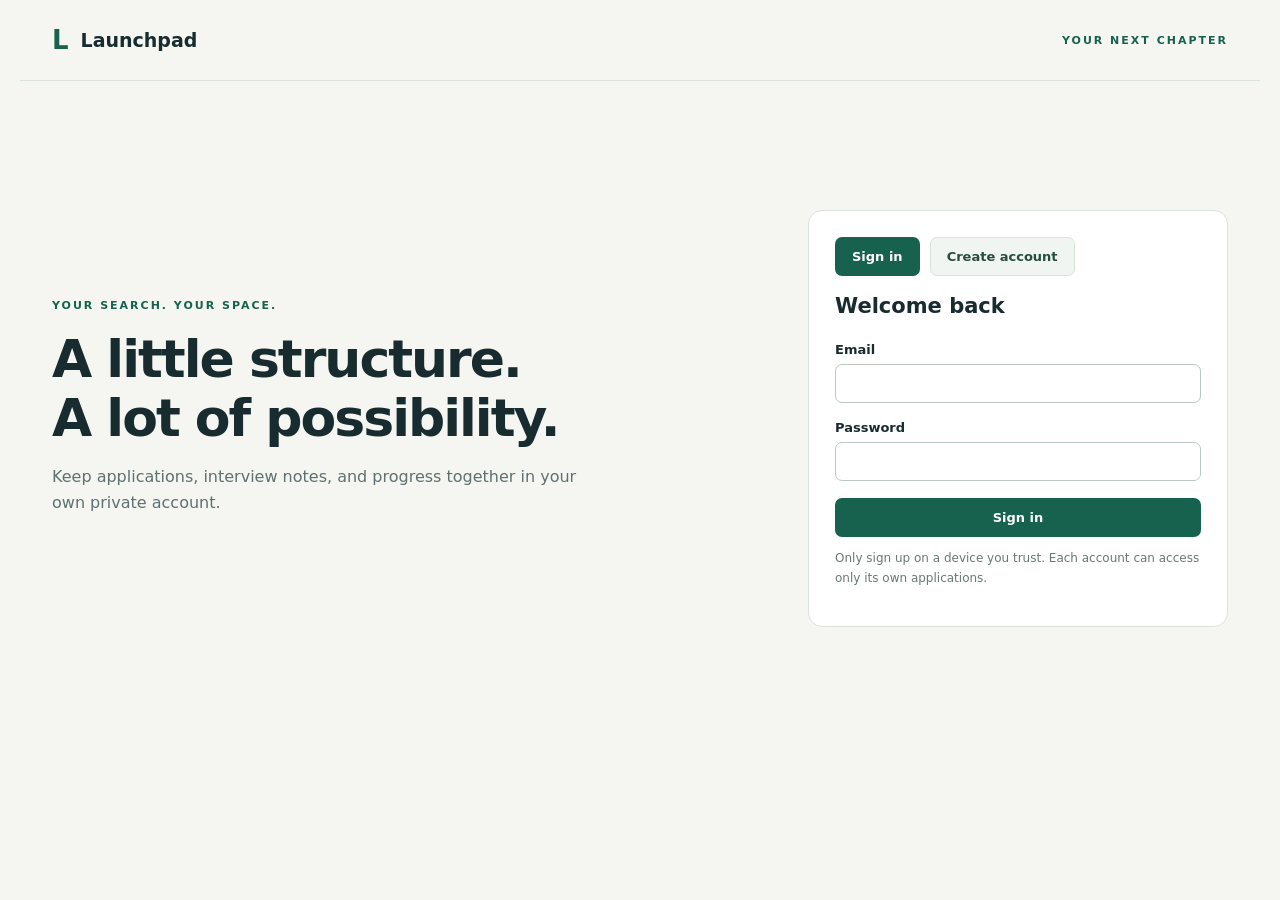
<file: job-application-tracker/src/main/resources/static/login.html>
<!doctype html>
<html lang="en">
<head>
    <meta charset="utf-8"><meta name="viewport" content="width=device-width,initial-scale=1">
    <title>Sign in | Launchpad</title>
    <link rel="stylesheet" href="styles.css">
    <script src="auth.js" defer></script><script src="login.js" defer></script>
</head>
<body>
    <header><a class="brand" href="/">L<span>Launchpad</span></a><span class="tag">YOUR NEXT CHAPTER</span></header>
    <main class="auth-layout">
        <section class="intro"><p class="eyebrow">YOUR SEARCH. YOUR SPACE.</p><h1>A little structure.<br>A lot of possibility.</h1><p>Keep applications, interview notes, and progress together in your own private account.</p></section>
        <section class="panel auth-panel">
            <div class="auth-tabs"><button id="show-login" type="button" aria-pressed="true">Sign in</button><button id="show-register" type="button" class="secondary" aria-pressed="false">Create account</button></div>
            <p id="auth-message" role="status" aria-live="polite"></p>
            <form id="login-form">
                <h2>Welcome back</h2>
                <label>Email<input name="email" type="email" autocomplete="username" required maxlength="254"></label>
                <label>Password<input name="password" type="password" autocomplete="current-password" required maxlength="72"></label>
                <button type="submit">Sign in</button>
            </form>
            <form id="register-form" hidden>
                <h2>Start your next chapter</h2>
                <label>Email<input name="email" type="email" autocomplete="username" required maxlength="254"></label>
                <label>Password<input name="password" type="password" autocomplete="new-password" minlength="12" maxlength="72" required aria-describedby="password-help"></label>
                <p id="password-help" class="muted">Use a unique password with at least 12 characters (at most 72 UTF-8 bytes). Email verification and password recovery are not available in this version.</p>
                <button type="submit">Create account</button>
            </form>
            <p class="muted">Only sign up on a device you trust. Each account can access only its own applications.</p>
        </section>
    </main>
</body>
</html>
</file>
<file: job-application-tracker/src/main/resources/static/styles.css>
:root{font-family:system-ui,-apple-system,"Segoe UI",sans-serif;color:#182c30;background:#f5f6f1;font-synthesis:none;--green:#17624e;--border:#dbe2dc}
*{box-sizing:border-box}body{margin:0}header{max-width:1240px;margin:auto;padding:25px 32px;display:flex;justify-content:space-between;align-items:center;border-bottom:1px solid var(--border)}.brand{display:flex;gap:12px;align-items:center;color:var(--green);text-decoration:none;font-size:26px;font-weight:800}.brand>span{font-size:19px;color:#182c30}.tag,.eyebrow{font-size:11px;letter-spacing:2px;font-weight:700;color:var(--green)}main{max-width:1240px;margin:auto;padding:38px 32px}.intro{padding:8px 0 26px;max-width:670px}h1{font-size:clamp(32px,4.5vw,52px);line-height:1.13;letter-spacing:-2px;margin:15px 0}p{line-height:1.65}.intro>p:last-child{color:#5d7072;max-width:540px}.stats{display:grid;grid-template-columns:repeat(5,1fr);gap:14px}.stats article{border:1px solid var(--border);padding:20px;background:white;border-radius:12px}.stats article:first-child{background:#173f35;color:white}.stats span{font-size:13px}.stats strong{display:block;font-size:34px;margin-top:8px}.workspace{display:grid;grid-template-columns:350px 1fr;gap:24px;margin-top:20px;align-items:start}.panel{padding:26px;border:1px solid var(--border);border-radius:14px;background:#fff}.panel .eyebrow{margin-top:0}h2{font-size:21px;margin:7px 0 24px}label{display:block;font-size:13px;font-weight:600;margin-bottom:17px}input,select,textarea{display:block;width:100%;border:1px solid #bbc9c1;border-radius:7px;padding:11px;background:#fff;color:#182c30;margin-top:7px;font:inherit;font-weight:400}textarea{resize:vertical}input:focus,textarea:focus,select:focus,button:focus-visible{outline:3px solid #a7d8c3;outline-offset:2px}.pair{display:grid;grid-template-columns:1fr 1fr;gap:12px}button{border:1px solid transparent;background:var(--green);color:#fff;padding:11px 16px;border-radius:7px;font:inherit;font-size:13px;font-weight:600;cursor:pointer}button:hover{filter:brightness(.93)}button:disabled{opacity:.5;cursor:wait}.secondary{background:#f1f5f1;color:#254d40;border-color:var(--border)}.danger{background:#fff3ef;color:#9d3827;border-color:#f0d5cb}.editor button{width:100%;margin-top:5px}.muted{color:#677875;font-size:12px;font-weight:400}.list-heading{display:flex;justify-content:space-between;align-items:start}.filters{display:grid;grid-template-columns:1fr 150px auto;gap:12px;align-items:end}.filters label{margin:0}.filters button{margin-bottom:1px;height:42px}.job{padding:20px 0;border-top:1px solid var(--border)}.job-top{display:flex;justify-content:space-between;gap:14px}.job h3{font-size:17px;margin:0 0 5px;overflow-wrap:anywhere}.job p{margin:6px 0;overflow-wrap:anywhere}.badge{font-size:10px;letter-spacing:1px;background:#e8f2ed;color:#17624e;border-radius:20px;padding:6px 9px;align-self:start;white-space:nowrap}.badge.REJECTED{background:#fbeae5;color:#9d3827}.badge.INTERVIEW{background:#e8effa;color:#325f93}.badge.OFFER{background:#e3f2d5;color:#386c19}.actions{display:flex;gap:8px;margin-top:12px}.notes{white-space:pre-wrap;font-size:13px;color:#4d6560}.empty{text-align:center;padding:35px 12px;color:#677875}#message{min-height:26px;margin-bottom:0;color:var(--green)}#message.error{color:#a32b20}footer{font-size:12px;color:#677875;text-align:center;line-height:1.8;margin:40px 0 10px}[hidden]{display:none!important}
@media(max-width:950px){.workspace{grid-template-columns:300px 1fr}.filters{grid-template-columns:1fr}.stats{gap:8px}.stats article{padding:14px}.panel{padding:20px}}
@media(max-width:720px){main{padding:24px 16px}header{padding:20px 16px}.tag{display:none}.workspace{grid-template-columns:1fr}.stats{grid-template-columns:repeat(2,1fr)}.stats article:first-child{grid-column:1/-1}.filters{grid-template-columns:1fr}.intro{padding-top:0}.job-top{flex-wrap:wrap}}

.auth-layout{display:grid;grid-template-columns:1fr 420px;gap:48px;align-items:center;min-height:75vh}.auth-panel{max-width:440px;width:100%}.auth-tabs{display:flex;gap:10px;margin-bottom:18px}.auth-panel form>button{width:100%}.account-bar{display:flex;align-items:center;gap:15px;font-size:12px;overflow-wrap:anywhere}#auth-message{color:var(--green)}#auth-message.error{color:#a32b20}@media(max-width:800px){.auth-layout{grid-template-columns:1fr;gap:20px}.auth-panel{max-width:none}.account-bar{max-width:60%;gap:8px}}
</file>
